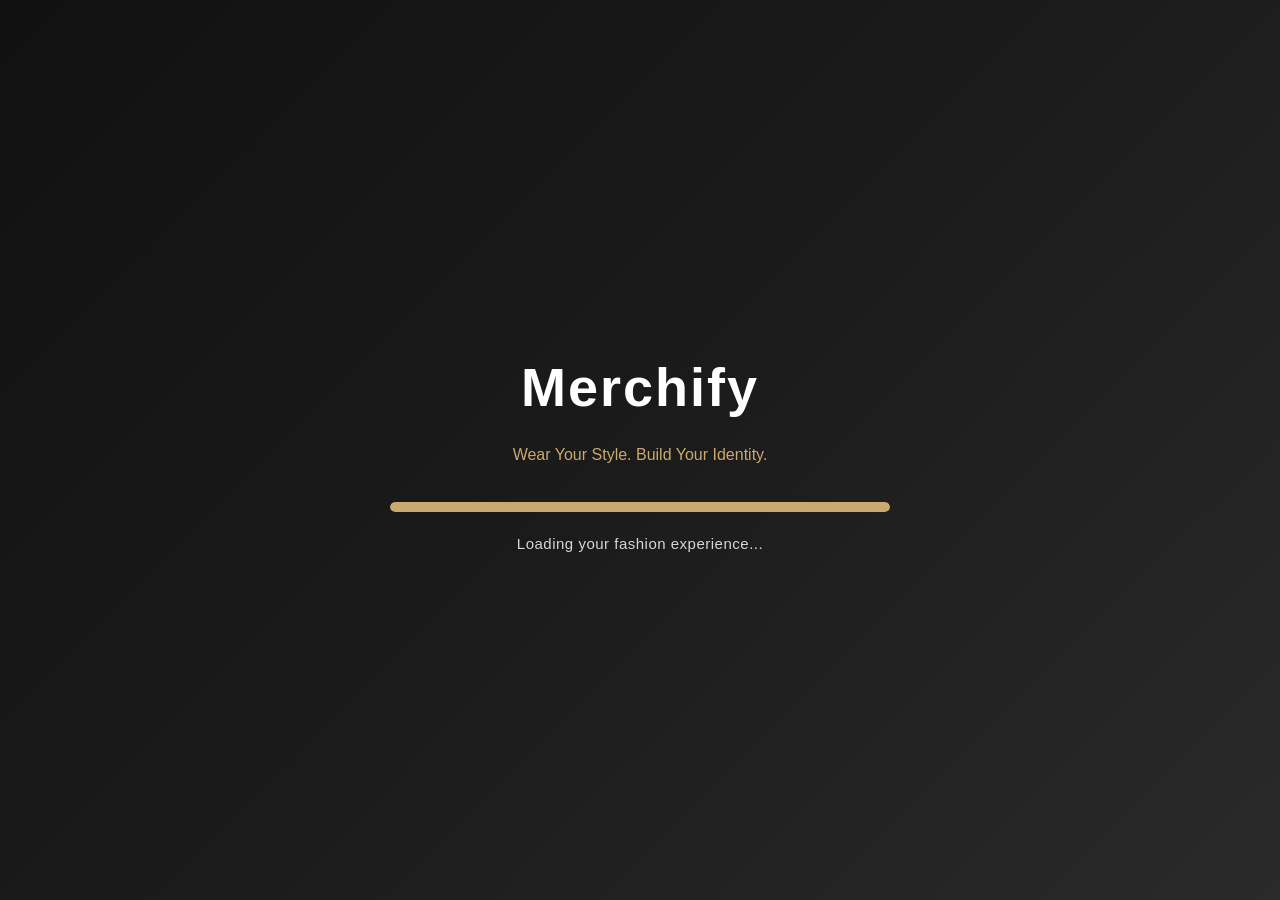
<file: index.html>
<!DOCTYPE html>
<html lang="en">
<head>
    <meta charset="UTF-8">
    <meta http-equiv="refresh" content="3;url=home.html">
    <meta name="viewport" content="width=device-width, initial-scale=1.0">
    <title>Merchify Loading</title>
    <link rel="stylesheet" href="style.css">
</head>
<body class="loading-page">

    <div class="loading-container">
        <h1 class="loading-logo">Merchify</h1>
        <p class="loading-tagline">Wear Your Style. Build Your Identity.</p>

        <div class="loading-bar">
            <div class="loading-fill"></div>
        </div>

        <p class="loading-text">Loading your fashion experience...</p>
    </div>

</body>
</html>
</file>
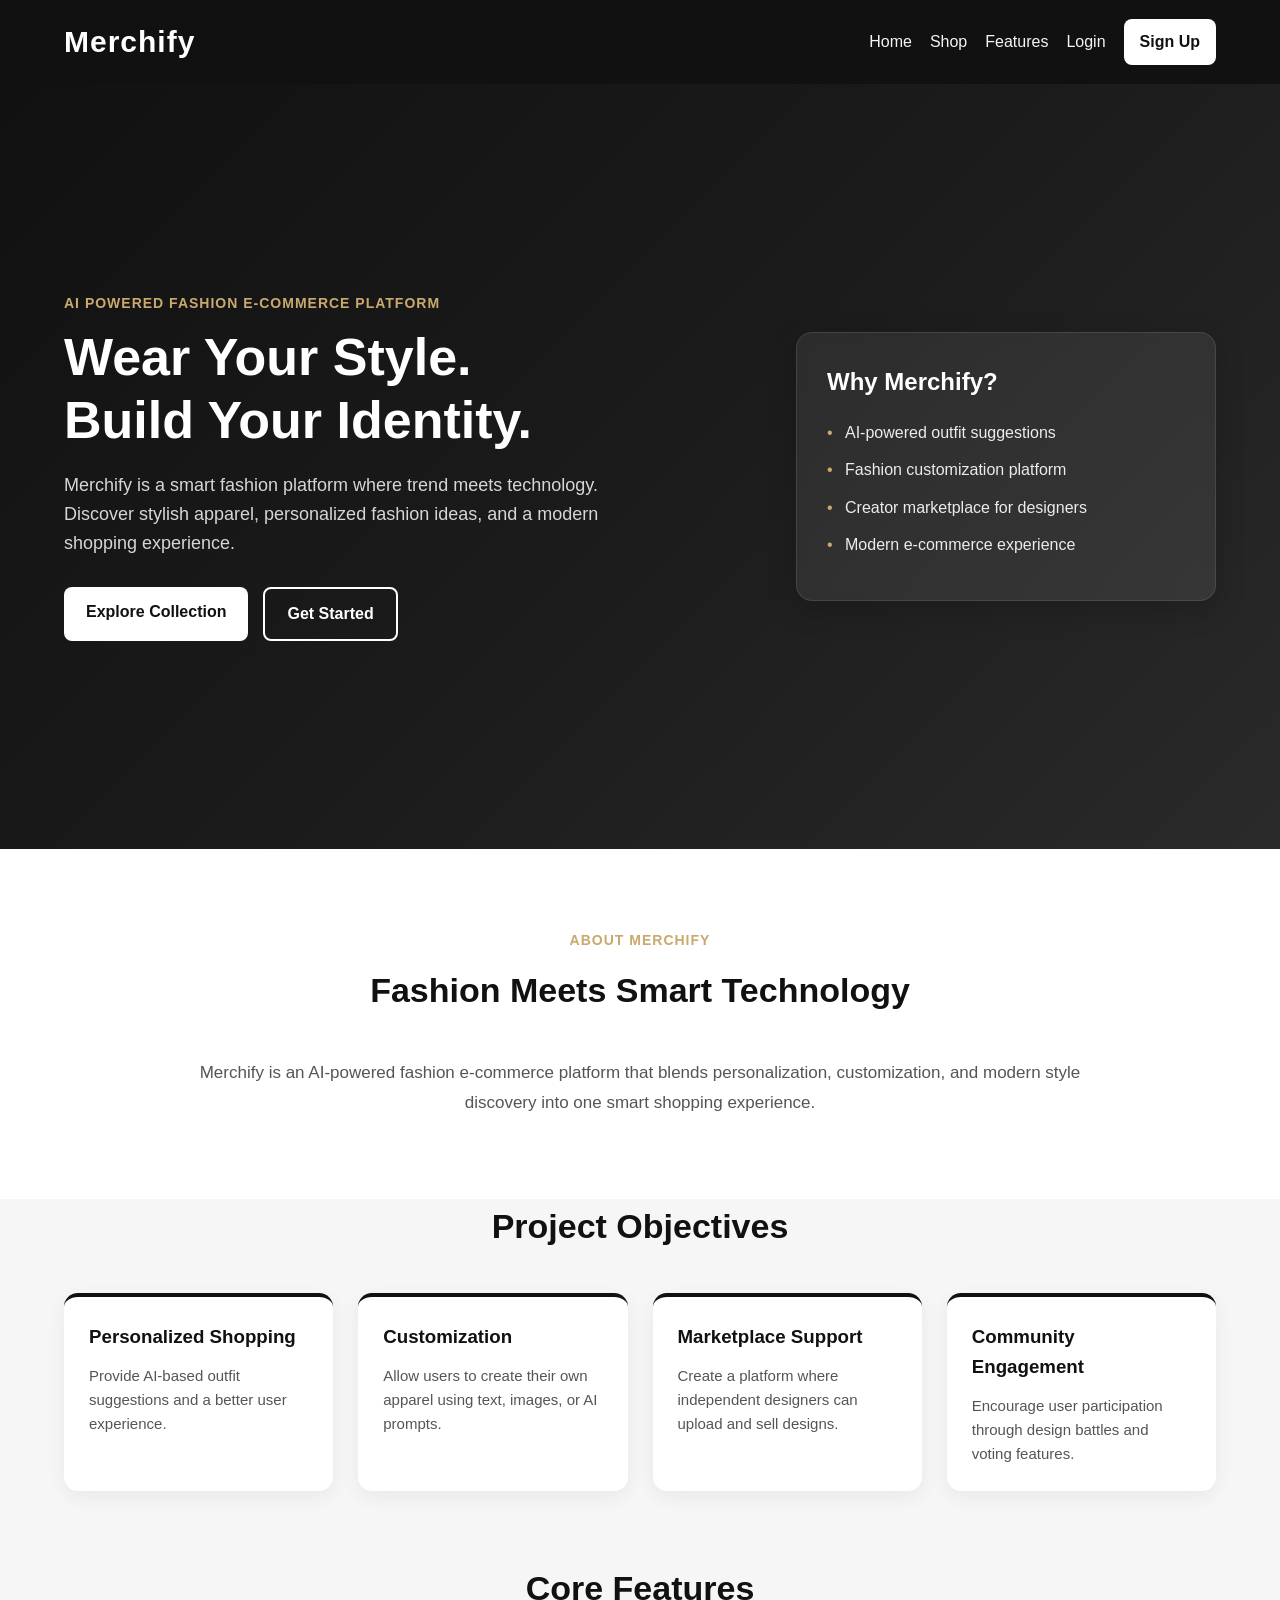
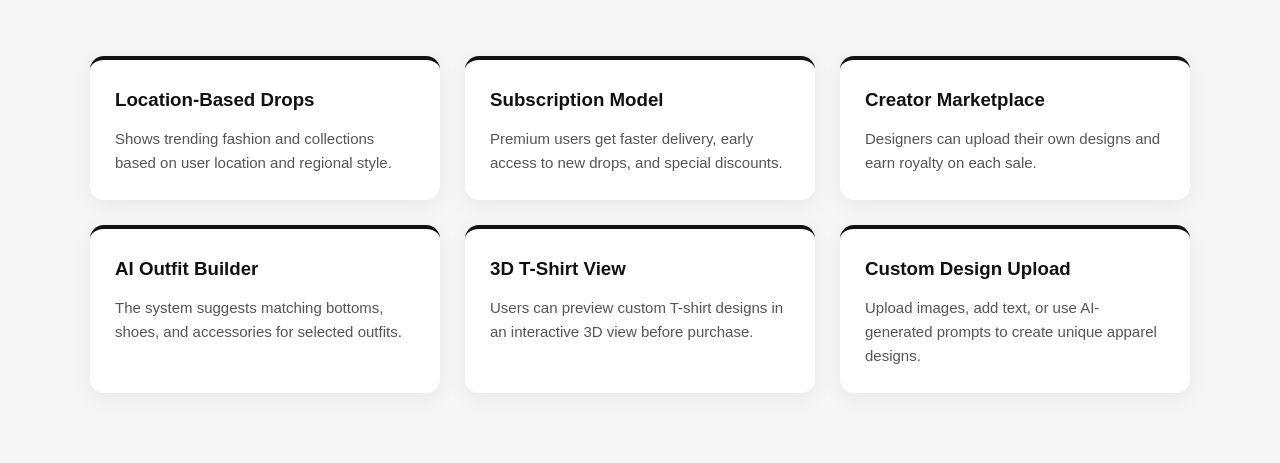
<file: home.html>
<!DOCTYPE html>
<html lang="en">
<head>
    <meta charset="UTF-8">
    <meta name="viewport" content="width=device-width, initial-scale=1.0">
    <title>Merchify | AI Fashion Store</title>
    <link rel="stylesheet" href="style.css">
</head>
<body>

    <header class="site-header">
        <div class="container navbar">
            <h1 class="logo">Merchify</h1>

            <nav class="nav-links">
                <a href="index.html">Home</a>
                <a href="#">Shop</a>
                <a href="#">Features</a>
                <a href="login.html">Login</a>
                <a href="register.html" class="nav-btn">Sign Up</a>
            </nav>
        </div>
    </header>

    <section class="hero">
        <div class="container hero-content">
            <div class="hero-text">
                <p class="tagline">AI Powered Fashion E-Commerce Platform</p>
                <h2>Wear Your Style.<br>Build Your Identity.</h2>
                <p class="hero-description">
                    Merchify is a smart fashion platform where trend meets technology.
                    Discover stylish apparel, personalized fashion ideas, and a modern shopping experience.
                </p>

                <div class="hero-buttons">
                    <a href="#" class="btn primary-btn">Explore Collection</a>
                    <a href="register.html" class="btn secondary-btn">Get Started</a>
                </div>
            </div>

            <div class="hero-card">
                <h3>Why Merchify?</h3>
                <ul>
                    <li>AI-powered outfit suggestions</li>
                    <li>Fashion customization platform</li>
                    <li>Creator marketplace for designers</li>
                    <li>Modern e-commerce experience</li>
                </ul>
            </div>
        </div>
    </section>

    <section class="about-project">
    <div class="container">
        <p class="tagline center-tagline">About Merchify</p>
        <h2 class="section-title">Fashion Meets Smart Technology</h2>
        <p class="section-text about-one-line">
            Merchify is an AI-powered fashion e-commerce platform that blends personalization, customization, and modern style discovery into one smart shopping experience.
        </p>
    </div>
</section>

    <section class="objectives-section">
        <div class="container">
            <h2 class="section-title">Project Objectives</h2>
            <div class="feature-grid">
                <div class="feature-box">
                    <h3>Personalized Shopping</h3>
                    <p>Provide AI-based outfit suggestions and a better user experience.</p>
                </div>

                <div class="feature-box">
                    <h3>Customization</h3>
                    <p>Allow users to create their own apparel using text, images, or AI prompts.</p>
                </div>

                <div class="feature-box">
                    <h3>Marketplace Support</h3>
                    <p>Create a platform where independent designers can upload and sell designs.</p>
                </div>

                <div class="feature-box">
                    <h3>Community Engagement</h3>
                    <p>Encourage user participation through design battles and voting features.</p>
                </div>
            </div>
        </div>
    </section>

    <section class="features">
        <div class="container">
            <h2 class="section-title">Core Features</h2>

            <div class="feature-grid">
                <a href="location-drops.html" class="feature-link">
                    <div class="feature-box">
                        <h3>Location-Based Drops</h3>
                        <p>Shows trending fashion and collections based on user location and regional style.</p>
                    </div>
                </a>

                <div class="feature-box">
                    <h3>Subscription Model</h3>
                    <p>Premium users get faster delivery, early access to new drops, and special discounts.</p>
                </div>

                <div class="feature-box">
                    <h3>Creator Marketplace</h3>
                    <p>Designers can upload their own designs and earn royalty on each sale.</p>
                </div>

                <div class="feature-box">
                    <h3>AI Outfit Builder</h3>
                    <p>The system suggests matching bottoms, shoes, and accessories for selected outfits.</p>
                </div>

                <div class="feature-box">
                    <h3>3D T-Shirt View</h3>
                    <p>Users can preview custom T-shirt designs in an interactive 3D view before purchase.</p>
                </div>

                <div class="feature-box">
                    <h3>Custom Design Upload</h3>
                    <p>Upload images, add text, or use AI-generated prompts to create unique apparel designs.</p>
                </div>
                </div>
            </div>
        </div>
    </section>

</body>
</html>
</file>
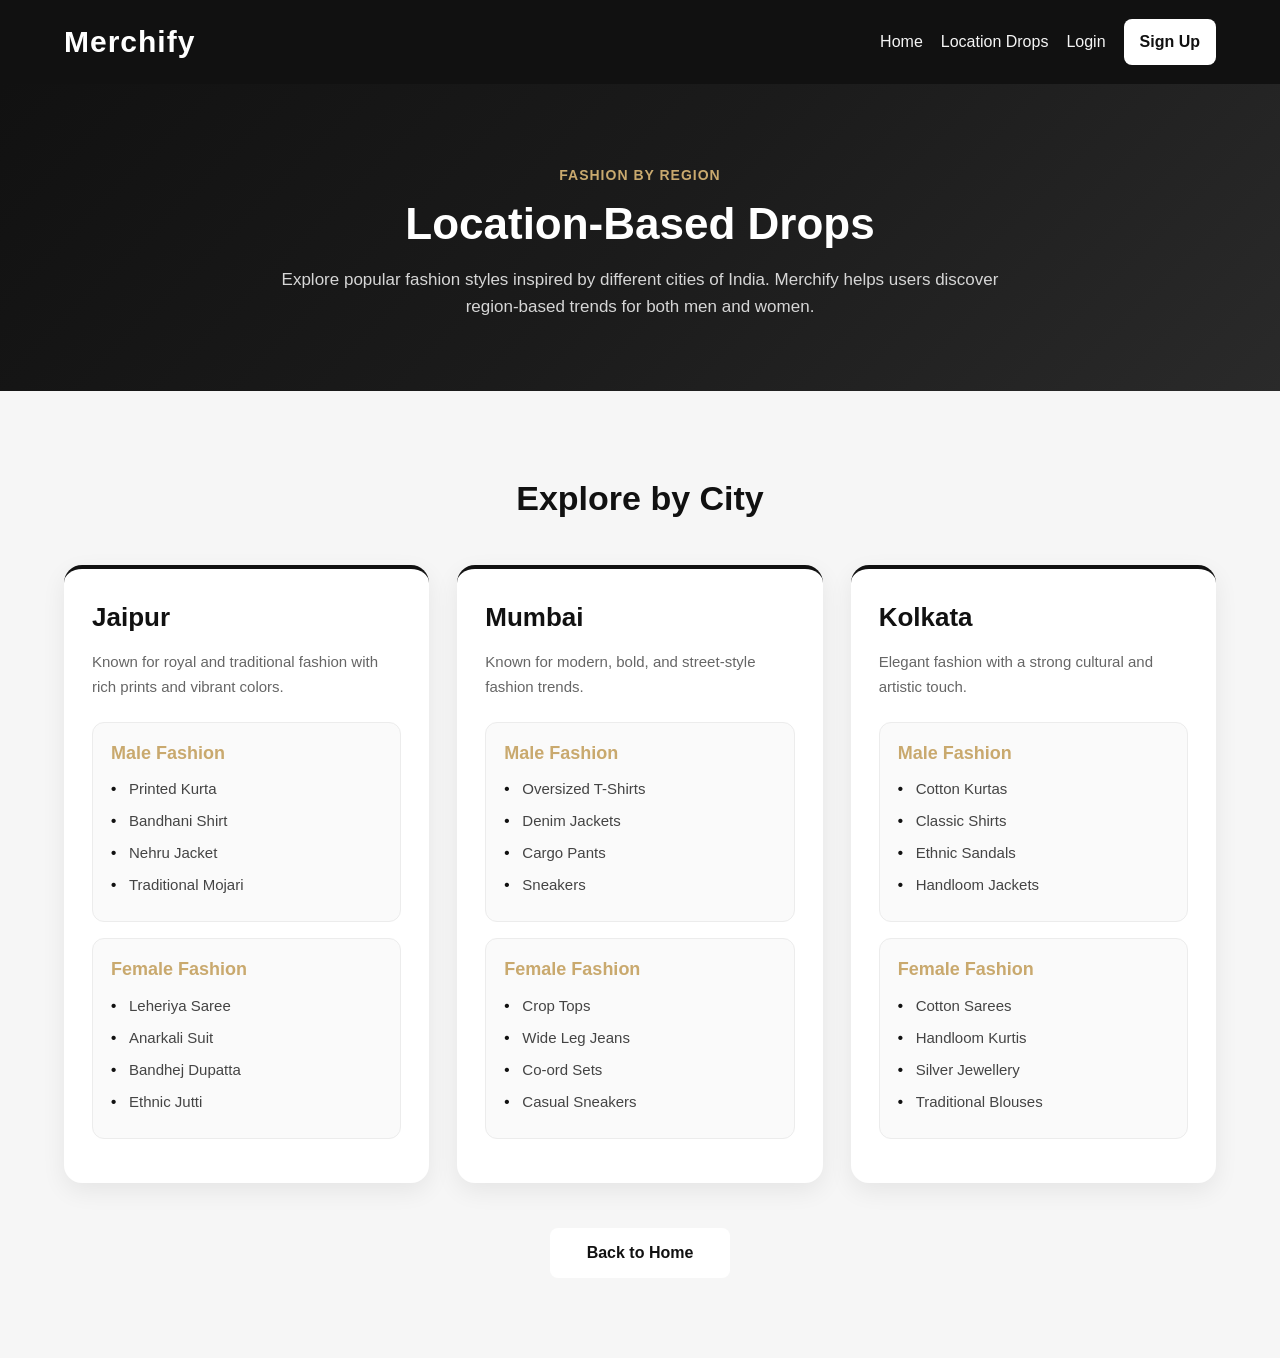
<file: loaction-drop.html>
<!DOCTYPE html>
<html lang="en">
<head>
    <meta charset="UTF-8">
    <meta name="viewport" content="width=device-width, initial-scale=1.0">
    <title>Location-Based Drops | Merchify</title>
    <link rel="stylesheet" href="style.css">
</head>
<body>

    <header class="site-header">
        <div class="container navbar">
            <h1 class="logo">Merchify</h1>

            <nav class="nav-links">
                <a href="index.html">Home</a>
                <a href="location-drops.html">Location Drops</a>
                <a href="login.html">Login</a>
                <a href="register.html" class="nav-btn">Sign Up</a>
            </nav>
        </div>
    </header>

    <section class="page-banner">
        <div class="container">
            <p class="tagline">Fashion by Region</p>
            <h2>Location-Based Drops</h2>
            <p class="hero-description">
                Explore popular fashion styles inspired by different cities of India.
                Merchify helps users discover region-based trends for both men and women.
            </p>
        </div>
    </section>

    <section class="city-section">
        <div class="container">
            <h2 class="section-title">Explore by City</h2>

            <div class="city-grid">
                <div class="city-card">
                    <h3>Jaipur</h3>
                    <p class="city-desc">Known for royal and traditional fashion with rich prints and vibrant colors.</p>

                    <div class="dress-category">
                        <h4>Male Fashion</h4>
                        <ul>
                            <li>Printed Kurta</li>
                            <li>Bandhani Shirt</li>
                            <li>Nehru Jacket</li>
                            <li>Traditional Mojari</li>
                        </ul>
                    </div>

                    <div class="dress-category">
                        <h4>Female Fashion</h4>
                        <ul>
                            <li>Leheriya Saree</li>
                            <li>Anarkali Suit</li>
                            <li>Bandhej Dupatta</li>
                            <li>Ethnic Jutti</li>
                        </ul>
                    </div>
                </div>

                <div class="city-card">
                    <h3>Mumbai</h3>
                    <p class="city-desc">Known for modern, bold, and street-style fashion trends.</p>

                    <div class="dress-category">
                        <h4>Male Fashion</h4>
                        <ul>
                            <li>Oversized T-Shirts</li>
                            <li>Denim Jackets</li>
                            <li>Cargo Pants</li>
                            <li>Sneakers</li>
                        </ul>
                    </div>

                    <div class="dress-category">
                        <h4>Female Fashion</h4>
                        <ul>
                            <li>Crop Tops</li>
                            <li>Wide Leg Jeans</li>
                            <li>Co-ord Sets</li>
                            <li>Casual Sneakers</li>
                        </ul>
                    </div>
                </div>

                <div class="city-card">
                    <h3>Kolkata</h3>
                    <p class="city-desc">Elegant fashion with a strong cultural and artistic touch.</p>

                    <div class="dress-category">
                        <h4>Male Fashion</h4>
                        <ul>
                            <li>Cotton Kurtas</li>
                            <li>Classic Shirts</li>
                            <li>Ethnic Sandals</li>
                            <li>Handloom Jackets</li>
                        </ul>
                    </div>

                    <div class="dress-category">
                        <h4>Female Fashion</h4>
                        <ul>
                            <li>Cotton Sarees</li>
                            <li>Handloom Kurtis</li>
                            <li>Silver Jewellery</li>
                            <li>Traditional Blouses</li>
                        </ul>
                    </div>
                </div>
            </div>

            <div class="back-home-wrap">
                <a href="index.html" class="btn primary-btn">Back to Home</a>
            </div>
        </div>
    </section>

</body>
</html>
</file>
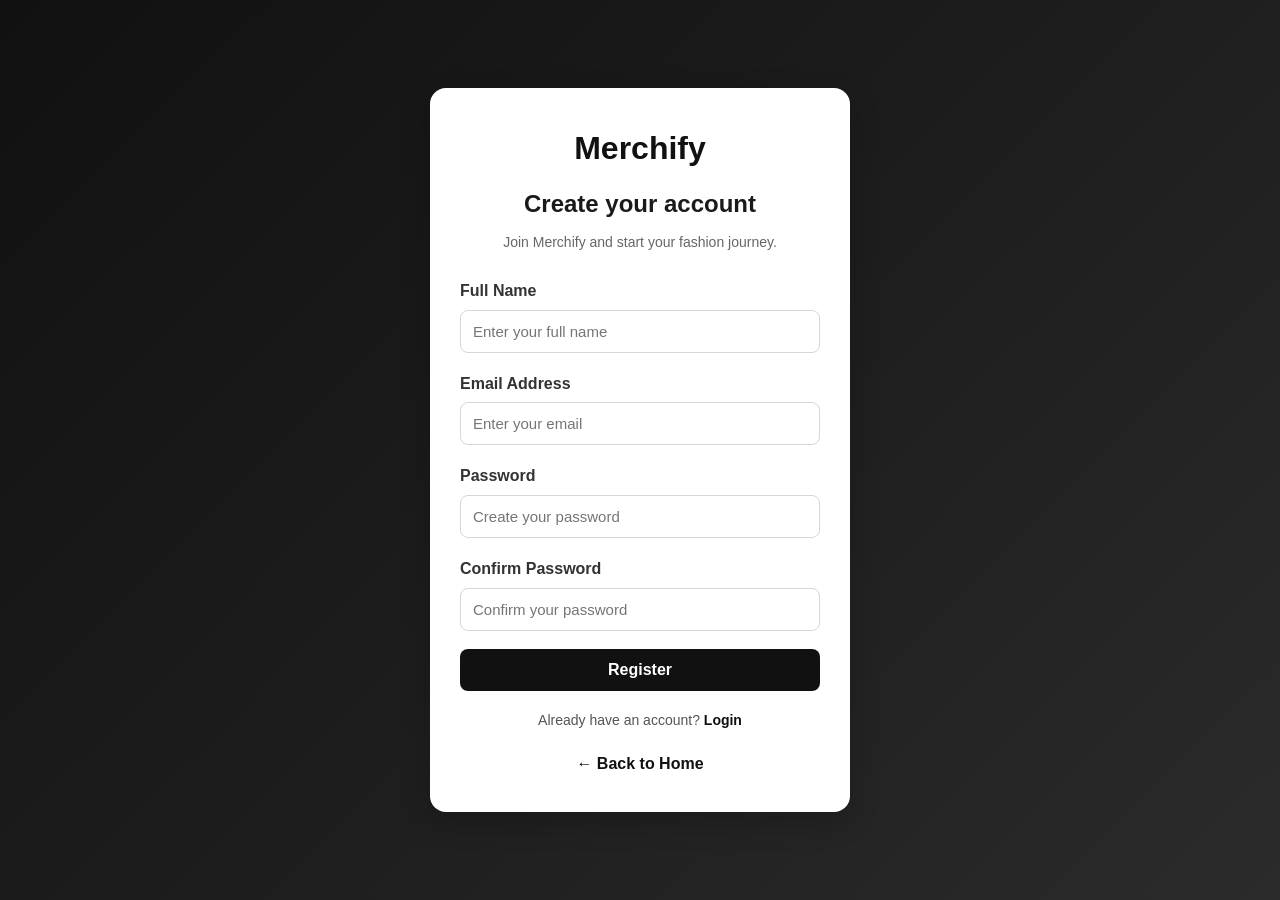
<file: register.html>
<!DOCTYPE html>
<html lang="en">
<head>
    <meta charset="UTF-8">
    <meta name="viewport" content="width=device-width, initial-scale=1.0">
    <title>Register | Merchify</title>
    <link rel="stylesheet" href="style.css">
</head>
<body class="auth-page">

    <div class="auth-container">
        <div class="auth-box">
            <h1 class="auth-logo">Merchify</h1>
            <h2>Create your account</h2>
            <p class="auth-subtext">Join Merchify and start your fashion journey.</p>

            <form>
                <label for="fullname">Full Name</label>
                <input type="text" id="fullname" placeholder="Enter your full name" required>

                <label for="email">Email Address</label>
                <input type="email" id="email" placeholder="Enter your email" required>

                <label for="password">Password</label>
                <input type="password" id="password" placeholder="Create your password" required>

                <label for="confirm-password">Confirm Password</label>
                <input type="password" id="confirm-password" placeholder="Confirm your password" required>

                <button type="submit">Register</button>
            </form>

            <p class="auth-link-text">
                Already have an account?
                <a href="login.html">Login</a>
            </p>

            <a href="index.html" class="back-link">← Back to Home</a>
        </div>
    </div>

</body>
</html>
</file>
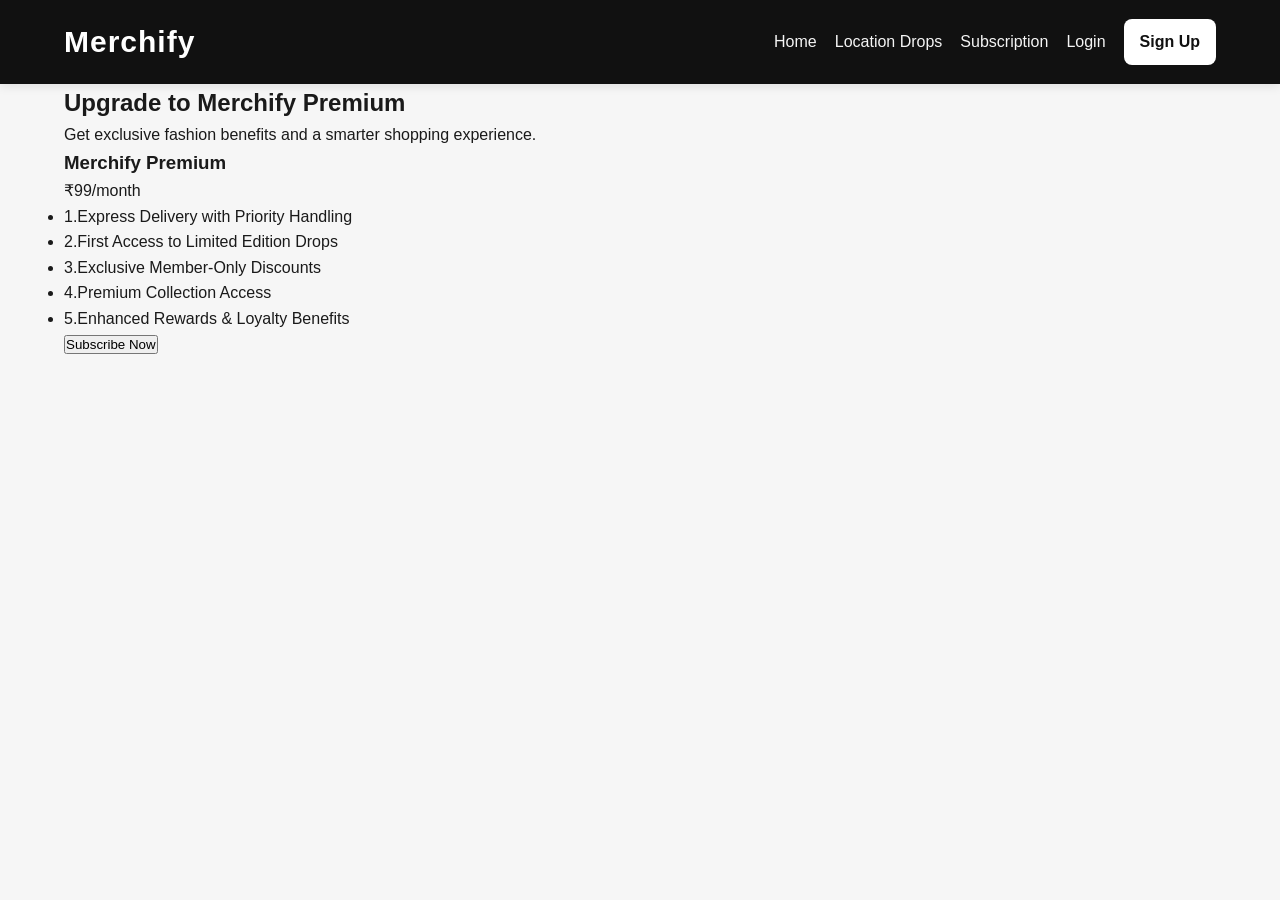
<file: subscription.html>
<!DOCTYPE html>
<html lang="en">
<head>
    <meta charset="UTF-8">
    <meta name="viewport" content="width=device-width, initial-scale=1.0">
    <title>Merchify Premium</title>
    <link rel="stylesheet" href="style.css">
</head>
<body>

    <header class="site-header">
        <div class="container navbar">
            <h1 class="logo">Merchify</h1>

            <nav class="nav-links">
                <a href="index.html">Home</a>
                <a href="location-drops.html">Location Drops</a>
                <a href="subscription.html">Subscription</a>
                <a href="login.html">Login</a>
                <a href="register.html" class="nav-btn">Sign Up</a>
            </nav>
        </div>
    </header>

    <!-- Banner -->
    <section class="premium-banner">
        <div class="container">
            <h2>Upgrade to Merchify Premium</h2>
            <p>Get exclusive fashion benefits and a smarter shopping experience.</p>
        </div>
    </section>

    <!-- Plan Section -->
    <section class="subscription-section">
        <div class="container">

            <div class="subscription-card">
                <h3>Merchify Premium</h3>
                <p class="price">₹99<span>/month</span></p>

               <ul class="features-list">
    <li> 1.Express Delivery with Priority Handling</li>
    <li> 2.First Access to Limited Edition Drops</li>
    <li> 3.Exclusive Member-Only Discounts</li>
    <li> 4.Premium Collection Access</li>
    <li> 5.Enhanced Rewards & Loyalty Benefits</li>
</ul>
                <button class="subscribe-btn">Subscribe Now</button>
            </div>

        </div>
    </section>

</body>
</html>
</file>
<file: style.css>
/* Global Styles */
* {
    margin: 0;
    padding: 0;
    box-sizing: border-box;
}

body {
    font-family: Arial, sans-serif;
    background: #f6f6f6;
    color: #1a1a1a;
    line-height: 1.6;
}

.container {
    width: 90%;
    max-width: 1200px;
    margin: auto;
}

/*  Header / Navbar */
.site-header {
    background: #111111;
    padding: 18px 0;
    box-shadow: 0 2px 10px rgba(0, 0, 0, 0.10);
}

.navbar {
    display: flex;
    justify-content: space-between;
    align-items: center;
    gap: 20px;
}

.logo {
    color: #ffffff;
    font-size: 30px;
    font-weight: bold;
    letter-spacing: 1px;
}

.nav-links {
    display: flex;
    align-items: center;
    gap: 18px;
    flex-wrap: wrap;
}

.nav-links a {
    color: #f5f5f5;
    text-decoration: none;
    font-size: 16px;
    transition: 0.3s ease;
}

.nav-links a:hover {
    color: #c9a96e;
}

.nav-btn {
    background: #ffffff;
    color: #111111 !important;
    padding: 10px 16px;
    border-radius: 8px;
    font-weight: bold;
}

.nav-btn:hover {
    background: #d9d9d9;
}

/* Hero Section */
.hero {
    min-height: 85vh;
    display: flex;
    align-items: center;
    background: linear-gradient(135deg, #111111, #1b1b1b, #2a2a2a);
    color: white;
    padding: 60px 0;
}

.hero-content {
    display: flex;
    justify-content: space-between;
    align-items: center;
    gap: 40px;
    flex-wrap: wrap;
}

.hero-text {
    flex: 1;
    min-width: 280px;
}

.tagline {
    color: #c9a96e;
    font-size: 14px;
    text-transform: uppercase;
    letter-spacing: 1px;
    margin-bottom: 12px;
    font-weight: bold;
}

.hero-text h2 {
    font-size: 52px;
    line-height: 1.2;
    margin-bottom: 20px;
}

.hero-description {
    font-size: 18px;
    color: #d6d6d6;
    max-width: 600px;
    margin-bottom: 30px;
}

.hero-buttons {
    display: flex;
    gap: 15px;
    flex-wrap: wrap;
}

.btn {
    text-decoration: none;
    padding: 12px 22px;
    border-radius: 8px;
    font-weight: bold;
    transition: 0.3s ease;
    display: inline-block;
}

.primary-btn {
    background: #ffffff;
    color: #111111;
}

.primary-btn:hover {
    background: #dcdcdc;
}

.secondary-btn {
    border: 2px solid #ffffff;
    color: #ffffff;
}

.secondary-btn:hover {
    background: #ffffff;
    color: #111111;
}

.hero-card {
    flex: 1;
    min-width: 280px;
    max-width: 420px;
    background: rgba(255, 255, 255, 0.08);
    padding: 30px;
    border-radius: 16px;
    backdrop-filter: blur(6px);
    box-shadow: 0 8px 30px rgba(0, 0, 0, 0.18);
    border: 1px solid rgba(255, 255, 255, 0.10);
}

.hero-card h3 {
    margin-bottom: 18px;
    font-size: 24px;
    color: #ffffff;
}

.hero-card ul {
    list-style: none;
}

.hero-card ul li {
    margin-bottom: 12px;
    padding-left: 18px;
    position: relative;
    color: #ececec;
}

.hero-card ul li::before {
    content: "•";
    position: absolute;
    left: 0;
    color: #c9a96e;
}

/* Features Section */
.features {
    padding: 70px 0;
    background: #f6f6f6;
}

.section-title {
    text-align: center;
    font-size: 34px;
    margin-bottom: 40px;
    color: #111111;
}

.feature-grid {
    display: flex;
    gap: 25px;
    flex-wrap: wrap;
    justify-content: center;
}

.feature-box {
    background: #ffffff;
    padding: 25px;
    border-radius: 14px;
    box-shadow: 0 6px 20px rgba(0, 0, 0, 0.06);
    flex: 1;
    min-width: 250px;
    max-width: 350px;
    transition: transform 0.3s ease;
    border-top: 4px solid #111111;
}

.feature-box:hover {
    transform: translateY(-5px);
}

.feature-box h3 {
    margin-bottom: 12px;
    color: #111111;
}

.feature-box p {
    color: #555555;
    font-size: 15px;
}

.feature-link {
    text-decoration: none;
    color: inherit;
    display: block;
}

.feature-link .feature-box {
    cursor: pointer;
    transition: transform 0.3s ease, box-shadow 0.3s ease;
}

.feature-link .feature-box:hover {
    transform: translateY(-5px);
    box-shadow: 0 8px 22px rgba(0, 0, 0, 0.10);
}

/* Auth Pages */
.auth-page {
    background: linear-gradient(135deg, #111111, #1d1d1d, #2b2b2b);
    min-height: 100vh;
}

.auth-container {
    min-height: 100vh;
    display: flex;
    justify-content: center;
    align-items: center;
    padding: 30px 15px;
}

.auth-box {
    width: 100%;
    max-width: 420px;
    background: #ffffff;
    padding: 35px 30px;
    border-radius: 16px;
    box-shadow: 0 10px 30px rgba(0, 0, 0, 0.20);
}

.auth-logo {
    text-align: center;
    color: #111111;
    margin-bottom: 10px;
    font-size: 32px;
}

.auth-box h2 {
    text-align: center;
    margin-bottom: 8px;
    color: #1a1a1a;
}

.auth-subtext {
    text-align: center;
    color: #666666;
    margin-bottom: 25px;
    font-size: 14px;
}

.auth-box form {
    display: flex;
    flex-direction: column;
}

.auth-box label {
    margin-bottom: 6px;
    font-weight: bold;
    color: #333333;
}

.auth-box input {
    padding: 12px;
    margin-bottom: 18px;
    border: 1px solid #d6d6d6;
    border-radius: 8px;
    outline: none;
    font-size: 15px;
}

.auth-box input:focus {
    border-color: #111111;
    box-shadow: 0 0 0 3px rgba(17, 17, 17, 0.10);
}

.auth-box button {
    padding: 12px;
    background: #111111;
    color: white;
    border: none;
    border-radius: 8px;
    cursor: pointer;
    font-size: 16px;
    font-weight: bold;
    transition: 0.3s ease;
}

.auth-box button:hover {
    background: #333333;
}

.auth-link-text {
    margin-top: 18px;
    text-align: center;
    font-size: 14px;
    color: #555555;
}

.auth-link-text a {
    color: #111111;
    text-decoration: none;
    font-weight: bold;
}

.auth-link-text a:hover {
    color: #c9a96e;
}

.back-link {
    display: block;
    margin-top: 20px;
    text-align: center;
    text-decoration: none;
    color: #111111;
    font-weight: bold;
}

.back-link:hover {
    color: #c9a96e;
}

/* Responsive Design */
@media (max-width: 768px) {
    .navbar {
        flex-direction: column;
        align-items: flex-start;
    }

    .nav-links {
        gap: 12px;
    }

    .hero-text h2 {
        font-size: 38px;
    }

    .hero-description {
        font-size: 16px;
    }

    .section-title {
        font-size: 28px;
    }
}

/* Location Drops Page */
.page-banner {
    background: linear-gradient(135deg, #111111, #1b1b1b, #2a2a2a);
    color: #ffffff;
    padding: 80px 0 70px;
    text-align: center;
}

.page-banner h2 {
    font-size: 44px;
    margin-bottom: 15px;
    line-height: 1.2;
}

.page-banner .hero-description {
    max-width: 750px;
    margin: 0 auto;
    color: #d6d6d6;
    font-size: 17px;
}

.city-section {
    padding: 80px 0;
    background: #f6f6f6;
}

.city-grid {
    display: grid;
    grid-template-columns: repeat(auto-fit, minmax(320px, 1fr));
    gap: 28px;
    margin-top: 20px;
}

.city-card {
    background: #ffffff;
    border-radius: 18px;
    padding: 28px;
    box-shadow: 0 8px 24px rgba(0, 0, 0, 0.07);
    border-top: 4px solid #111111;
    transition: transform 0.3s ease, box-shadow 0.3s ease;
}

.city-card:hover {
    transform: translateY(-6px);
    box-shadow: 0 12px 28px rgba(0, 0, 0, 0.10);
}

.city-card h3 {
    font-size: 26px;
    color: #111111;
    margin-bottom: 10px;
}

.city-desc {
    color: #666666;
    font-size: 15px;
    line-height: 1.7;
    margin-bottom: 22px;
}

.dress-category {
    background: #fafafa;
    border: 1px solid #ececec;
    border-radius: 12px;
    padding: 16px 18px;
    margin-bottom: 16px;
}

.dress-category h4 {
    font-size: 18px;
    color: #c9a96e;
    margin-bottom: 10px;
}

.dress-category ul {
    list-style: none;
    padding-left: 0;
    margin: 0;
}

.dress-category ul li {
    position: relative;
    padding-left: 18px;
    margin-bottom: 8px;
    color: #444444;
    font-size: 15px;
}

.dress-category ul li::before {
    content: "•";
    position: absolute;
    left: 0;
    color: #111111;
    font-weight: bold;
}

.back-home-wrap {
    text-align: center;
    margin-top: 45px;
}

.back-home-wrap .btn {
    min-width: 180px;
}

/* Optional extra section styling if used later */
.section-subtitle {
    text-align: center;
    max-width: 760px;
    margin: -20px auto 35px;
    color: #666666;
    font-size: 16px;
    line-height: 1.7;
}

/* Responsive for location page */
@media (max-width: 768px) {
    .page-banner {
        padding: 65px 0 55px;
    }

    .page-banner h2 {
        font-size: 34px;
    }

    .page-banner .hero-description {
        font-size: 15px;
    }

    .city-grid {
        grid-template-columns: 1fr;
        gap: 20px;
    }

    .city-card {
        padding: 22px;
    }

    .city-card h3 {
        font-size: 22px;
    }

    .dress-category h4 {
        font-size: 17px;
    }
}

.about-project {
    padding: 80px 0;
    background: #ffffff;
}

.about-content {
    display: flex;
    justify-content: space-between;
    align-items: center;
    gap: 40px;
    flex-wrap: wrap;
}

.about-text {
    flex: 1;
    min-width: 280px;
}

.left-align {
    text-align: left;
}

.about-text .section-title {
    margin-bottom: 20px;
}

.about-text .section-text {
    max-width: 650px;
    color: #555555;
    font-size: 16px;
    line-height: 1.8;
    margin-bottom: 18px;
}

.about-card {
    flex: 1;
    min-width: 280px;
    max-width: 420px;
    background: #111111;
    color: #ffffff;
    padding: 30px;
    border-radius: 18px;
    box-shadow: 0 10px 26px rgba(0, 0, 0, 0.12);
}

.about-card h3 {
    font-size: 24px;
    margin-bottom: 18px;
}

.about-card ul {
    list-style: none;
    padding: 0;
}

.about-card ul li {
    position: relative;
    padding-left: 20px;
    margin-bottom: 12px;
    color: #ececec;
}

.about-card ul li::before {
    content: "•";
    position: absolute;
    left: 0;
    color: #c9a96e;
    font-weight: bold;
}

@media (max-width: 768px) {
    .about-project {
        padding: 60px 0;
    }

    .left-align {
        text-align: center;
    }

    .about-text .section-text {
        text-align: center;
        margin-left: auto;
        margin-right: auto;
    }

    .about-text .btn {
        display: inline-block;
        margin-top: 10px;
    }

    .about-content {
        text-align: center;
    }
}

.center-tagline {
    text-align: center;
    display: block;
}

.about-one-line {
    max-width: 950px;
    margin: 0 auto;
    text-align: center;
    font-size: 17px;
    color: #555555;
    line-height: 1.8;
}

/* Loading Page */
.loading-page {
    margin: 0;
    min-height: 100vh;
    display: flex;
    justify-content: center;
    align-items: center;
    background: linear-gradient(135deg, #111111, #1b1b1b, #2a2a2a);
    color: #ffffff;
}

.loading-container {
    text-align: center;
    width: 90%;
    max-width: 500px;
}

.loading-logo {
    font-size: 54px;
    font-weight: bold;
    letter-spacing: 2px;
    margin-bottom: 12px;
    color: #ffffff;
}

.loading-tagline {
    font-size: 16px;
    color: #c9a96e;
    margin-bottom: 35px;
}

.loading-bar {
    width: 100%;
    height: 10px;
    background: rgba(255, 255, 255, 0.15);
    border-radius: 30px;
    overflow: hidden;
    margin-bottom: 20px;
}

.loading-fill {
    height: 100%;
    width: 0;
    background: #c9a96e;
    border-radius: 30px;
    animation: loadingAnim 3s linear forwards;
}

.loading-text {
    font-size: 15px;
    color: #d6d6d6;
    letter-spacing: 0.5px;
}

@keyframes loadingAnim {
    from {
        width: 0;
    }
    to {
        width: 100%;
    }
}

.loading-page {
    margin: 0;
    min-height: 100vh;
    display: flex;
    justify-content: center;
    align-items: center;
    background: linear-gradient(135deg, #111111, #1b1b1b, #2a2a2a);
    color: #ffffff;
}

.loading-container {
    text-align: center;
    width: 90%;
    max-width: 500px;
}

.loading-logo {
    font-size: 54px;
    font-weight: bold;
    letter-spacing: 2px;
    margin-bottom: 12px;
    color: #ffffff;
}

.loading-tagline {
    font-size: 16px;
    color: #c9a96e;
    margin-bottom: 35px;
}

.loading-bar {
    width: 100%;
    height: 10px;
    background: rgba(255, 255, 255, 0.15);
    border-radius: 30px;
    overflow: hidden;
    margin-bottom: 20px;
}

.loading-fill {
    height: 100%;
    width: 0;
    background: #c9a96e;
    border-radius: 30px;
    animation: loadingAnim 3s linear forwards;
}

.loading-text {
    font-size: 15px;
    color: #d6d6d6;
    letter-spacing: 0.5px;
}

@keyframes loadingAnim {
    from {
        width: 0;
    }
    to {
        width: 100%;
    }
}
</file>
